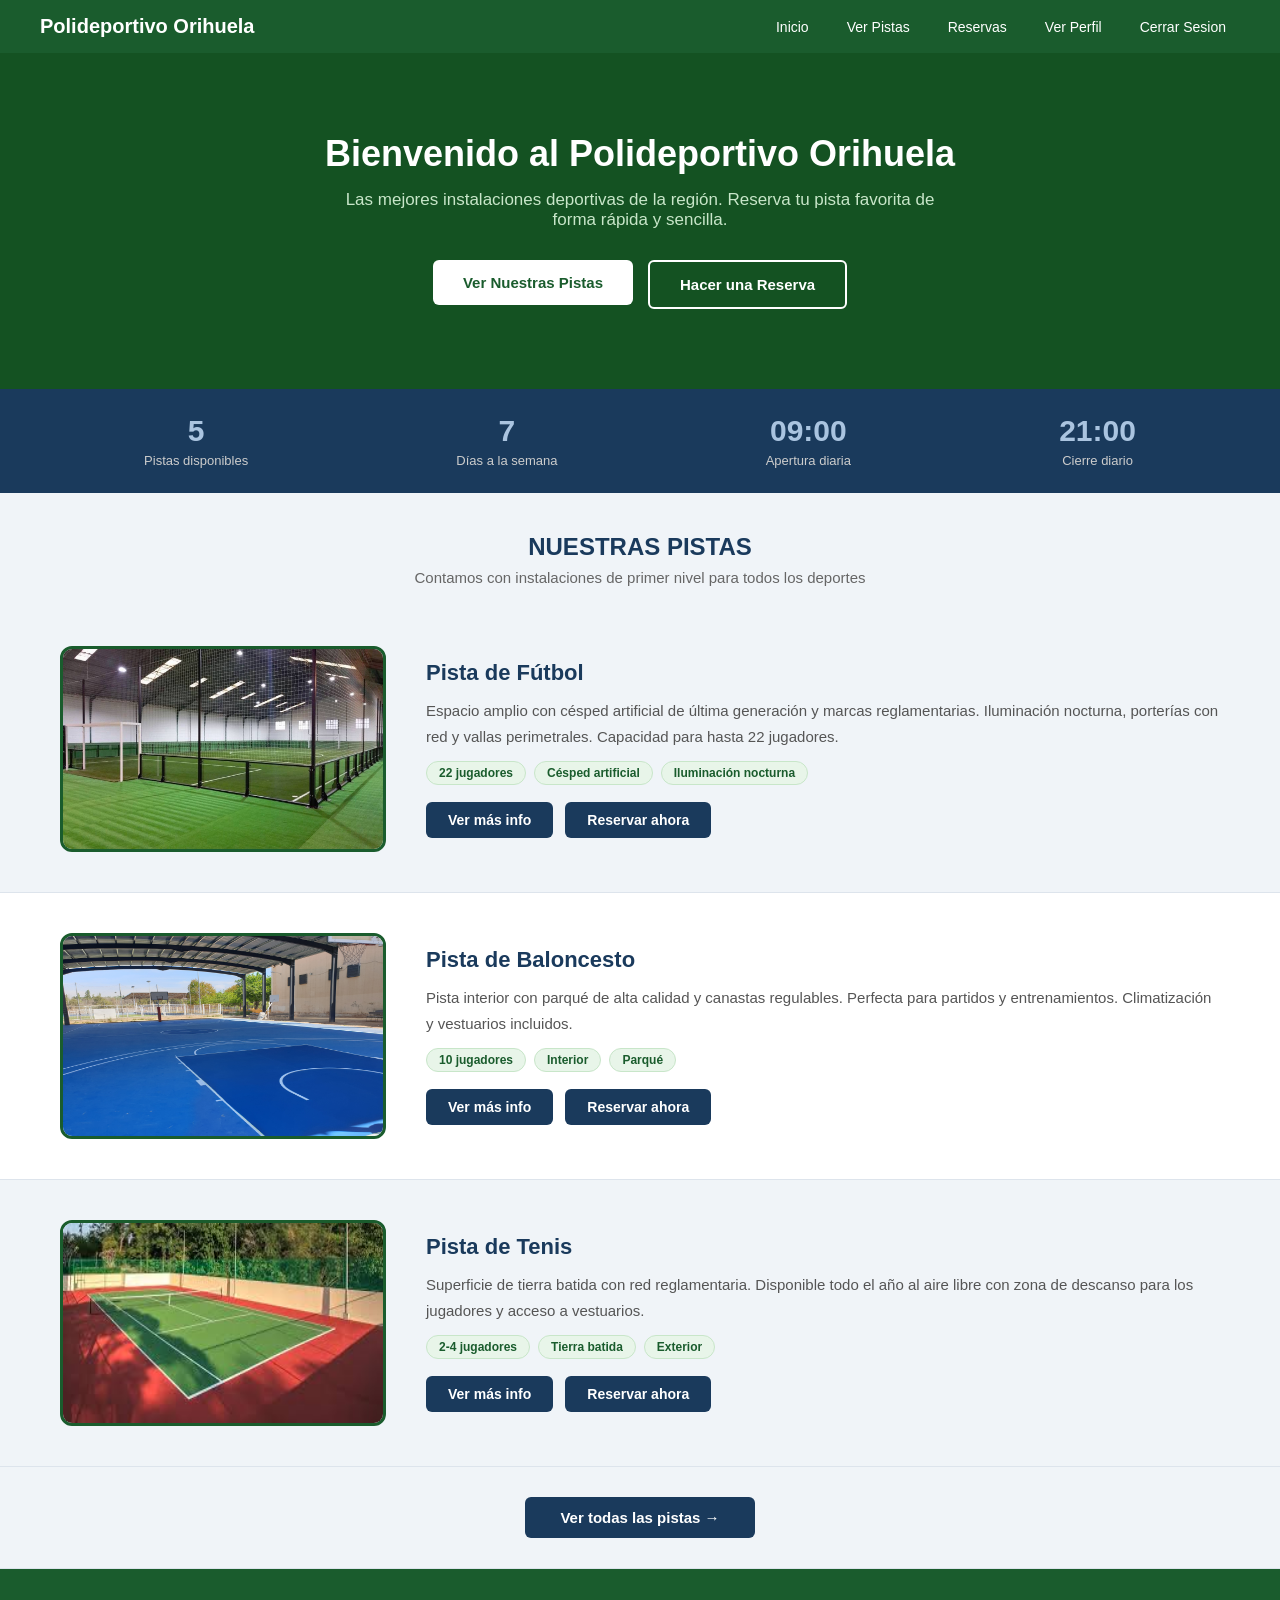
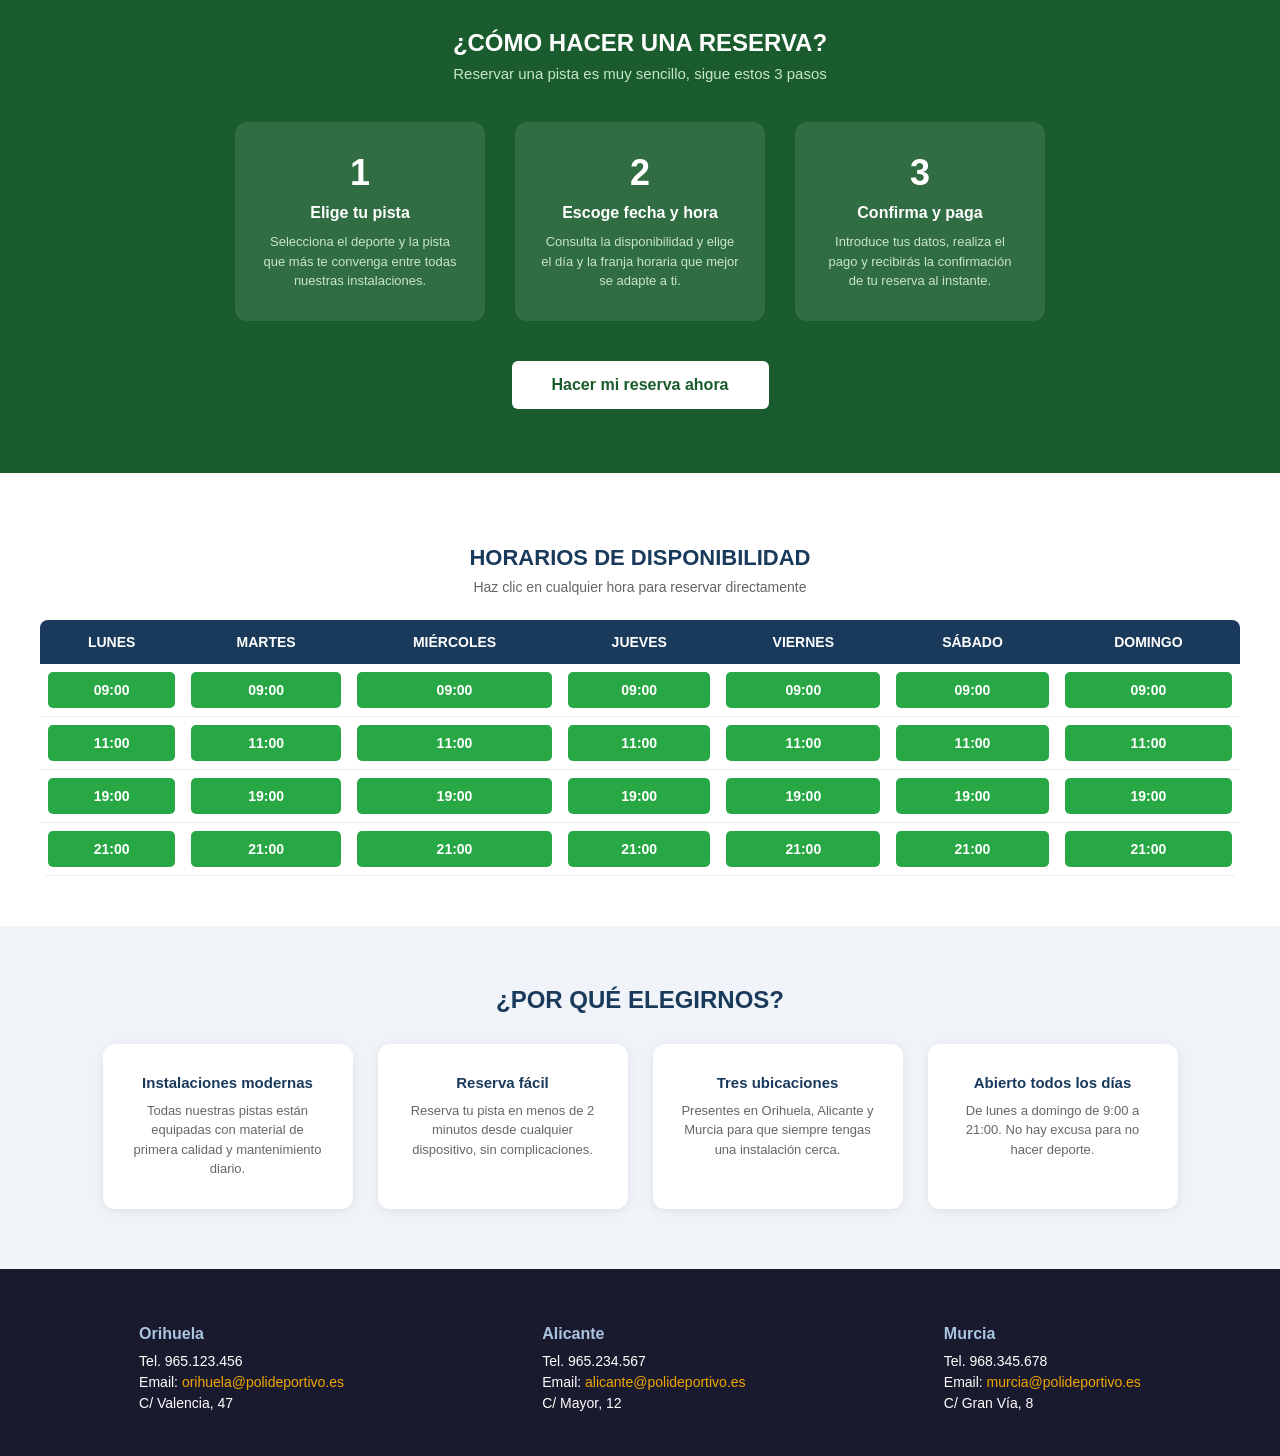
<file: index.html>
<!DOCTYPE html>
<html lang="en">
<head>
    <meta charset="UTF-8">
    <meta name="viewport" content="width=device-width, initial-scale=1.0">
    <title>Pagina principal</title>
    <link rel="stylesheet" href="css/cssIndex.css">
</head>
<body>
    <nav>
        <h1><a href="index.html">Polideportivo Orihuela</a></h1>
        <ul>
            <li><a href="index.html">Inicio</a></li>
            <li><a href="pistas.html">Ver Pistas</a></li>
            <li><a href="reservas.html">Reservas</a></li>
            <li><a href="perfil.html">Ver Perfil</a></li>
            <li><a href="cerrarSesion.php">Cerrar Sesion</a></li>
        </ul>
    </nav>

    <div class="cabecera">
        <div class="cabecera-contenido">
            <h2>Bienvenido al Polideportivo Orihuela</h2>
            <p>Las mejores instalaciones deportivas de la región. Reserva tu pista favorita de forma rápida y sencilla.</p>
            <div class="cabecera-botones">
                <a href="pistas.html"><button class="btn-cabecera-principal">Ver Nuestras Pistas</button></a>
                <a href="reservas.html"><button class="btn-cabecera-secundario">Hacer una Reserva</button></a>
            </div>
        </div>
    </div>

    <section class="datos-rapidos">
        <div class="dato">
            <span class="dato-numero">5</span>
            <span class="dato-texto">Pistas disponibles</span>
        </div>
        <div class="dato">
            <span class="dato-numero">7</span>
            <span class="dato-texto">Días a la semana</span>
        </div>
        <div class="dato">
            <span class="dato-numero">09:00</span>
            <span class="dato-texto">Apertura diaria</span>
        </div>
        <div class="dato">
            <span class="dato-numero">21:00</span>
            <span class="dato-texto">Cierre diario</span>
        </div>
    </section>

     <section class="seccion-titulo">
        <h2>NUESTRAS PISTAS</h2>
        <p>Contamos con instalaciones de primer nivel para todos los deportes</p>
    </section>

    <section class="deportes">
        <img src="imagenes/pistaDeFutbol.jpg" alt="Pista de fútbol">
        <div class="texto">
            <h2>Pista de Fútbol</h2>
            <p>Espacio amplio con césped artificial de última generación y marcas reglamentarias. Iluminación nocturna, porterías con red y vallas perimetrales. Capacidad para hasta 22 jugadores.</p>
            <div class="info-pista">
                <span class="badge">22 jugadores</span>
                <span class="badge">Césped artificial</span>
                <span class="badge">Iluminación nocturna</span>
            </div>
            <div class="botones">
                <a href="pistas.html"><button>Ver más info</button></a>
                <a href="reservas.html"><button class="btn-reservar">Reservar ahora</button></a>
            </div>
        </div>
    </section>

     <section class="deportes deportes-inverso">
        <img src="imagenes/pistaBaloncesto.jpg" alt="Pista de baloncesto">
        <div class="texto">
            <h2>Pista de Baloncesto</h2>
            <p>Pista interior con parqué de alta calidad y canastas regulables. Perfecta para partidos y entrenamientos. Climatización y vestuarios incluidos.</p>
            <div class="info-pista">
                <span class="badge">10 jugadores</span>
                <span class="badge">Interior</span>
                <span class="badge">Parqué</span>
            </div>
            <div class="botones">
                <a href="pistas.html"><button>Ver más info</button></a>
                <a href="reservas.html"><button class="btn-reservar">Reservar ahora</button></a>
            </div>
        </div>
    </section>

    <section class="deportes">
        <img src="imagenes/pistaTennis.jpg" alt="Pista de tenis">
        <div class="texto">
            <h2>Pista de Tenis</h2>
            <p>Superficie de tierra batida con red reglamentaria. Disponible todo el año al aire libre con zona de descanso para los jugadores y acceso a vestuarios.</p>
            <div class="info-pista">
                <span class="badge">2-4 jugadores</span>
                <span class="badge">Tierra batida</span>
                <span class="badge">Exterior</span>
            </div>
            <div class="botones">
                <a href="pistas.html"><button>Ver más info</button></a>
                <a href="reservas.html"><button class="btn-reservar">Reservar ahora</button></a>
            </div>
        </div>
    </section>

    <div class="ver-todas">
        <a href="pistas.html"><button class="btn-ver-todas">Ver todas las pistas →</button></a>
    </div>

     <section class="como-reservar">
        <h2>¿CÓMO HACER UNA RESERVA?</h2>
        <p>Reservar una pista es muy sencillo, sigue estos 3 pasos</p>
        <div class="pasos">
            <div class="paso">
                <span class="paso-numero">1</span>
                <h3>Elige tu pista</h3>
                <p>Selecciona el deporte y la pista que más te convenga entre todas nuestras instalaciones.</p>
            </div>
            <div class="paso">
                <span class="paso-numero">2</span>
                <h3>Escoge fecha y hora</h3>
                <p>Consulta la disponibilidad y elige el día y la franja horaria que mejor se adapte a ti.</p>
            </div>
            <div class="paso">
                <span class="paso-numero">3</span>
                <h3>Confirma y paga</h3>
                <p>Introduce tus datos, realiza el pago y recibirás la confirmación de tu reserva al instante.</p>
            </div>
        </div>
        <a href="reservas.html"><button class="btn-reserva-grande">Hacer mi reserva ahora</button></a>
    </section>

      <section id="calendario">
        <h3>HORARIOS DE DISPONIBILIDAD</h3>
        <p class="calendario-sub">Haz clic en cualquier hora para reservar directamente</p>
        <table>
            <thead>
                <tr>
                    <th>LUNES</th>
                    <th>MARTES</th>
                    <th>MIÉRCOLES</th>
                    <th>JUEVES</th>
                    <th>VIERNES</th>
                    <th>SÁBADO</th>
                    <th>DOMINGO</th>
                </tr>
            </thead>
            <tbody>
                <tr>
                    <td><a href="reservas.html"><button class="hora">09:00</button></a></td>
                    <td><a href="reservas.html"><button class="hora">09:00</button></a></td>
                    <td><a href="reservas.html"><button class="hora">09:00</button></a></td>
                    <td><a href="reservas.html"><button class="hora">09:00</button></a></td>
                    <td><a href="reservas.html"><button class="hora">09:00</button></a></td>
                    <td><a href="reservas.html"><button class="hora">09:00</button></a></td>
                    <td><a href="reservas.html"><button class="hora">09:00</button></a></td>
                </tr>
                <tr>
                    <td><a href="reservas.html"><button class="hora">11:00</button></a></td>
                    <td><a href="reservas.html"><button class="hora">11:00</button></a></td>
                    <td><a href="reservas.html"><button class="hora">11:00</button></a></td>
                    <td><a href="reservas.html"><button class="hora">11:00</button></a></td>
                    <td><a href="reservas.html"><button class="hora">11:00</button></a></td>
                    <td><a href="reservas.html"><button class="hora">11:00</button></a></td>
                    <td><a href="reservas.html"><button class="hora">11:00</button></a></td>
                </tr>
                <tr>
                    <td><a href="reservas.html"><button class="hora">19:00</button></a></td>
                    <td><a href="reservas.html"><button class="hora">19:00</button></a></td>
                    <td><a href="reservas.html"><button class="hora">19:00</button></a></td>
                    <td><a href="reservas.html"><button class="hora">19:00</button></a></td>
                    <td><a href="reservas.html"><button class="hora">19:00</button></a></td>
                    <td><a href="reservas.html"><button class="hora">19:00</button></a></td>
                    <td><a href="reservas.html"><button class="hora">19:00</button></a></td>
                </tr>
                <tr>
                    <td><a href="reservas.html"><button class="hora">21:00</button></a></td>
                    <td><a href="reservas.html"><button class="hora">21:00</button></a></td>
                    <td><a href="reservas.html"><button class="hora">21:00</button></a></td>
                    <td><a href="reservas.html"><button class="hora">21:00</button></a></td>
                    <td><a href="reservas.html"><button class="hora">21:00</button></a></td>
                    <td><a href="reservas.html"><button class="hora">21:00</button></a></td>
                    <td><a href="reservas.html"><button class="hora">21:00</button></a></td>
                </tr>
            </tbody>
        </table>
    </section>

     <section class="por-que">
        <h2>¿POR QUÉ ELEGIRNOS?</h2>
        <div class="razones">
            <div class="razon">
                <h3>Instalaciones modernas</h3>
                <p>Todas nuestras pistas están equipadas con material de primera calidad y mantenimiento diario.</p>
            </div>
            <div class="razon">
                <h3>Reserva fácil</h3>
                <p>Reserva tu pista en menos de 2 minutos desde cualquier dispositivo, sin complicaciones.</p>
            </div>
            <div class="razon">
                <h3>Tres ubicaciones</h3>
                <p>Presentes en Orihuela, Alicante y Murcia para que siempre tengas una instalación cerca.</p>
            </div>
            <div class="razon">
                <h3>Abierto todos los días</h3>
                <p>De lunes a domingo de 9:00 a 21:00. No hay excusa para no hacer deporte.</p>
            </div>
        </div>
    </section>







    
    <footer>
        <div class="footer">
            <h3>Orihuela</h3>
            <p>Tel. 965.123.456</p>
            <p>Email: <a href="#">orihuela@polideportivo.es</a></p>
            <p>C/ Valencia, 47</p>
        </div>
        <div class="footer">
            <h3>Alicante</h3>
            <p>Tel. 965.234.567</p>
            <p>Email: <a href="#">alicante@polideportivo.es</a></p>
            <p>C/ Mayor, 12</p>
        </div>
        <div class="footer">
            <h3>Murcia</h3>
            <p>Tel. 968.345.678</p>
            <p>Email: <a href="#">murcia@polideportivo.es</a></p>
            <p>C/ Gran Vía, 8</p>
        </div>
    </footer>

</body>
</html>
</file>
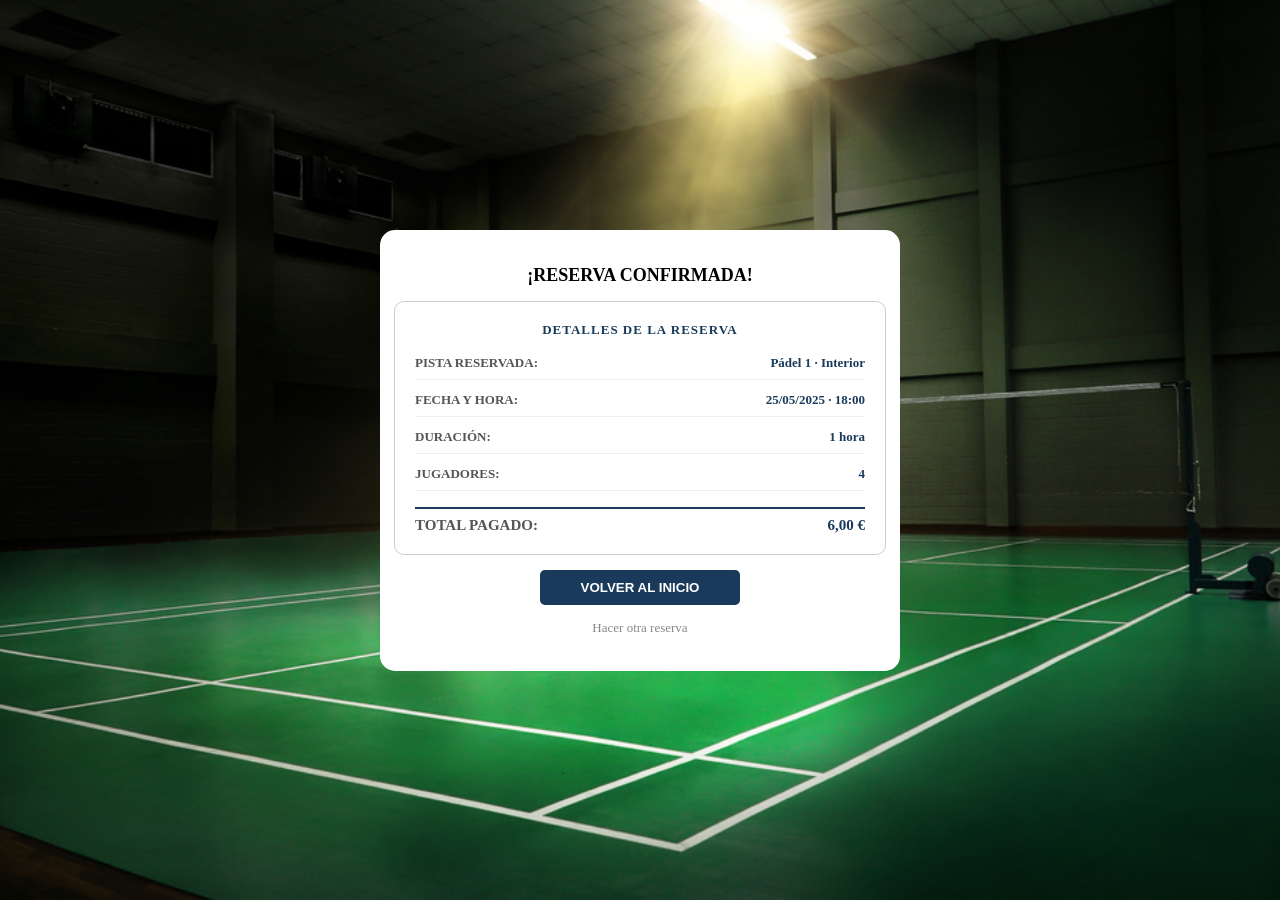
<file: detalles.html>
<!DOCTYPE html>
<html lang="en">
<head>
    <meta charset="UTF-8">
    <meta name="viewport" content="width=device-width, initial-scale=1.0">
    <title>Document</title>
    <link rel="stylesheet" href="css/cssConfirmacion.css">
</head>
<body>
      <div id="contenedor">
        <h2>¡RESERVA CONFIRMADA!</h2>

        <div id="detalles">
            <h3>DETALLES DE LA RESERVA</h3>

            <div class="detalle">
                <span class="detalle-label">PISTA RESERVADA:</span>
                <span class="detalle-valor">Pádel 1 · Interior</span>
            </div>

            <div class="detalle">
                <span class="detalle-label">FECHA Y HORA:</span>
                <span class="detalle-valor">25/05/2025 · 18:00</span>
            </div>

            <div class="detalle">
                <span class="detalle-label">DURACIÓN:</span>
                <span class="detalle-valor">1 hora</span>
            </div>

            <div class="detalle">
                <span class="detalle-label">JUGADORES:</span>
                <span class="detalle-valor">4</span>
            </div>

            <div class="detalle total">
                <span class="detalle-label">TOTAL PAGADO:</span>
                <span class="detalle-valor">6,00 €</span>
            </div>
        </div>

        <a href="index.php"><button class="boton">VOLVER AL INICIO</button></a>
        <a href="reservas.html" class="enlace-inicio">Hacer otra reserva</a>
    </div>
    
</body>
</html>
</file>
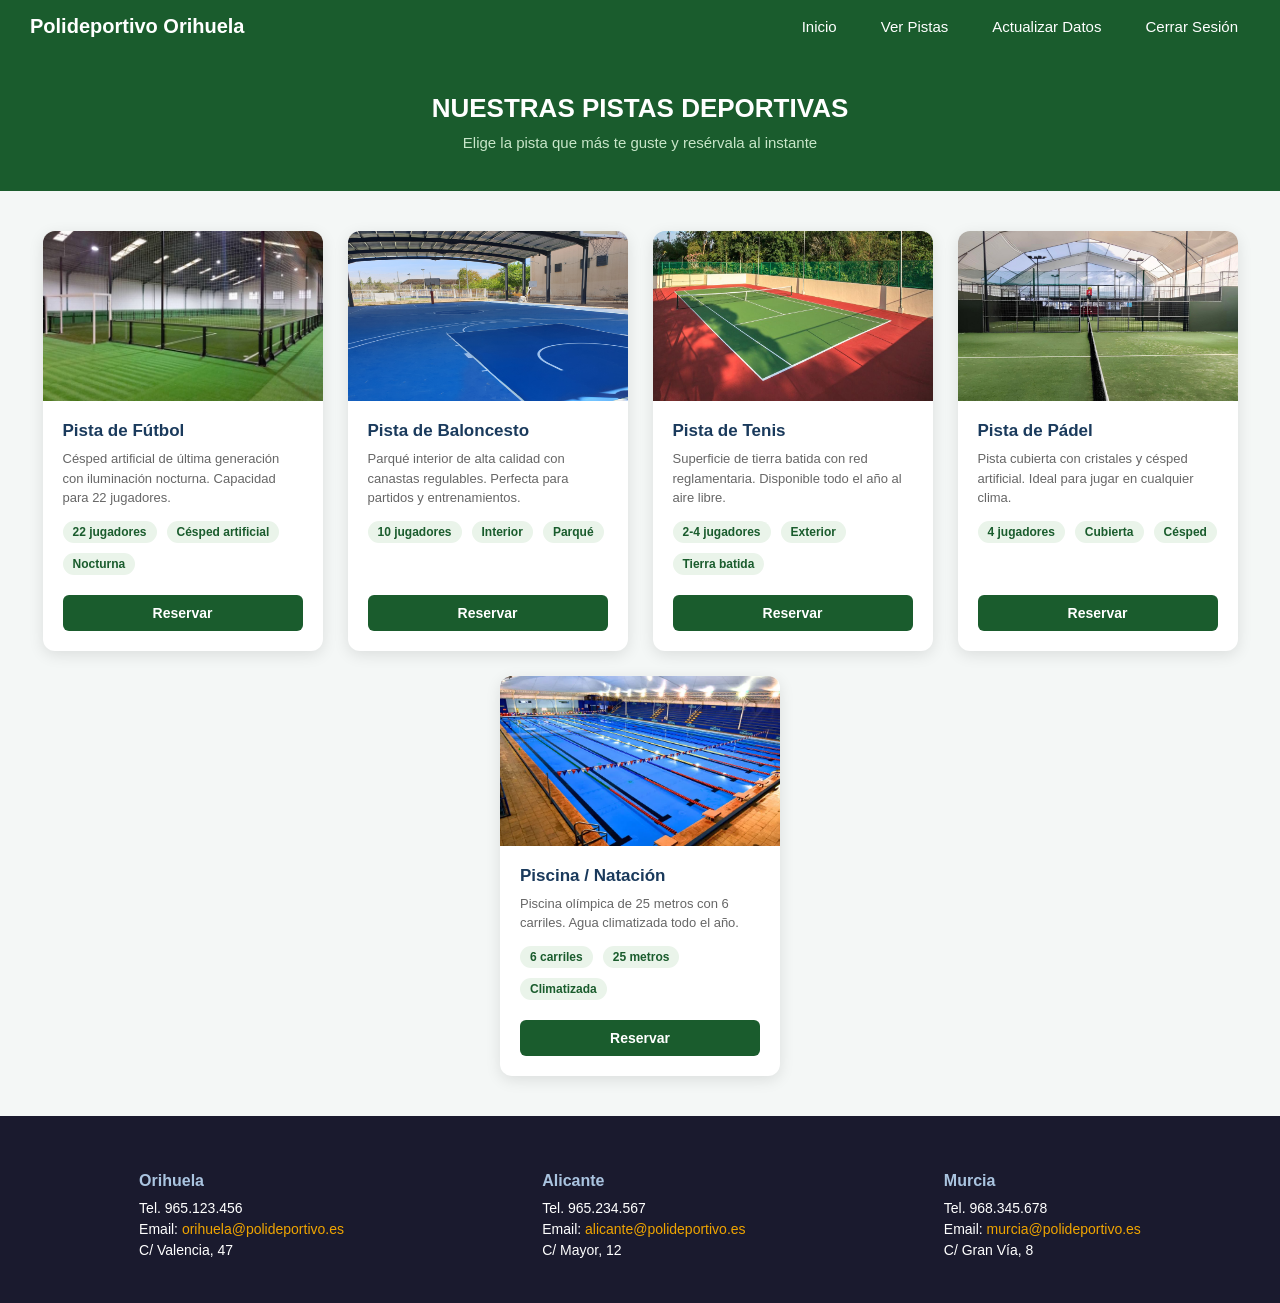
<file: pistas.html>
<!DOCTYPE html>
<html lang="en">
<head>
    <meta charset="UTF-8">
    <meta name="viewport" content="width=device-width, initial-scale=1.0">
    <title>Document</title>
    <link rel="stylesheet" href="css/cssPistas.css">

</head>
<body>
     <nav>
        <h1><a href="index.html">Polideportivo Orihuela</a></h1>
        <ul>
            <li><a href="index.php">Inicio</a></li>
            <li><a href="pistas.html">Ver Pistas</a></li>
            <li><a href="perfil.php">Actualizar Datos</a></li>
            <li><a href="cerrarSesion.php">Cerrar Sesión</a></li>
        </ul>
    </nav>

    <div class="pistas-banner">
        <h2>NUESTRAS PISTAS DEPORTIVAS</h2>
        <p>Elige la pista que más te guste y resérvala al instante</p>
    </div>

    <div class="pistas-grid">

        <div class="pista-card">
            <img src="imagenes/pistaDeFutbol.jpg" alt="Pista de Fútbol">
            <div class="pista-info">
                <h3>Pista de Fútbol</h3>
                <p>Césped artificial de última generación con iluminación nocturna. Capacidad para 22 jugadores.</p>
                <div class="pista-detalles">
                    <span class="detalle-badge">22 jugadores</span>
                    <span class="detalle-badge">Césped artificial</span>
                    <span class="detalle-badge">Nocturna</span>
                </div>
            </div>
            <a href="reservas.html" class="boton">Reservar</a>
        </div>

        <div class="pista-card">
            <img src="imagenes/pistaBaloncesto.jpg" alt="Pista de Baloncesto">
            <div class="pista-info">
                <h3>Pista de Baloncesto</h3>
                <p>Parqué interior de alta calidad con canastas regulables. Perfecta para partidos y entrenamientos.</p>
                <div class="pista-detalles">
                    <span class="detalle-badge">10 jugadores</span>
                    <span class="detalle-badge">Interior</span>
                    <span class="detalle-badge">Parqué</span>
                </div>
            </div>
            <a href="reservas.html" class="boton">Reservar</a>
        </div>

        <div class="pista-card">
            <img src="imagenes/tennis.jpg" alt="Pista de Tenis">
            <div class="pista-info">
                <h3>Pista de Tenis</h3>
                <p>Superficie de tierra batida con red reglamentaria. Disponible todo el año al aire libre.</p>
                <div class="pista-detalles">
                    <span class="detalle-badge">2-4 jugadores</span>
                    <span class="detalle-badge">Exterior</span>
                    <span class="detalle-badge">Tierra batida</span>
                </div>
            </div>
            <a href="reservas.html" class="boton">Reservar</a>
        </div>

        <div class="pista-card">
            <img src="imagenes/padel.jpeg" alt="Pista de Pádel">
            <div class="pista-info">
                <h3>Pista de Pádel</h3>
                <p>Pista cubierta con cristales y césped artificial. Ideal para jugar en cualquier clima.</p>
                <div class="pista-detalles">
                    <span class="detalle-badge">4 jugadores</span>
                    <span class="detalle-badge">Cubierta</span>
                    <span class="detalle-badge">Césped</span>
                </div>
            </div>
            <a href="reservas.html" class="boton">Reservar</a>
        </div>

        <div class="pista-card">
            <img src="imagenes/natacion.webp" alt="Piscina">
            <div class="pista-info">
                <h3>Piscina / Natación</h3>
                <p>Piscina olímpica de 25 metros con 6 carriles. Agua climatizada todo el año.</p>
                <div class="pista-detalles">
                    <span class="detalle-badge">6 carriles</span>
                    <span class="detalle-badge">25 metros</span>
                    <span class="detalle-badge">Climatizada</span>
                </div>
            </div>
            <a href="reservas.html" class="boton">Reservar</a>
        </div>

    </div>

     <footer>
        <div class="footer">
            <h3>Orihuela</h3>
            <p>Tel. 965.123.456</p>
            <p>Email: <a href="#">orihuela@polideportivo.es</a></p>
            <p>C/ Valencia, 47</p>
        </div>
        <div class="footer">
            <h3>Alicante</h3>
            <p>Tel. 965.234.567</p>
            <p>Email: <a href="#">alicante@polideportivo.es</a></p>
            <p>C/ Mayor, 12</p>
        </div>
        <div class="footer">
            <h3>Murcia</h3>
            <p>Tel. 968.345.678</p>
            <p>Email: <a href="#">murcia@polideportivo.es</a></p>
            <p>C/ Gran Vía, 8</p>
        </div>
    </footer>
   


</body>
</html>
</file>
<file: css/cssIndex.css>
body {
    margin: 0;
    padding: 0;
    font-family: Arial, sans-serif;
    background-color: #f4f7f6;
}

nav {
    display: flex;
    justify-content: space-between;
    align-items: center;
    padding: 15px 40px;
    background-color: #1a5c2d;
    color: white;
}

nav h1 {
    font-size: 20px;
    margin: 0;
}

nav h1 a {
    color: white;
    text-decoration: none;
    font-weight: bold;
}

nav ul {
    list-style: none;
    display: flex;
    gap: 10px;
    margin: 0;
    padding: 0;
}

nav ul li a {
    color: white;
    text-decoration: none;
    font-size: 14px;
    padding: 7px 14px;
    border-radius: 5px;
}

nav ul li a:hover {
    background-color: #145222;
}

.cabecera {
    background-color: #145222;
    padding: 80px 40px;
    text-align: center;
    color: white;
}

.cabecera-contenido h2 {
    font-size: 36px;
    margin: 0 0 15px 0;
    color: white;
    background: none;
    padding: 0;
    text-align: center;
}

.cabecera-contenido p {
    font-size: 17px;
    color: #c8e6c9;
    margin: 0 0 30px 0;
    max-width: 600px;
    margin-left: auto;
    margin-right: auto;
}

.cabecera-botones {
    display: flex;
    justify-content: center;
    gap: 15px;
}

.btn-cabecera-principal {
    padding: 14px 30px;
    background-color: white;
    color: #1a5c2d;
    border: none;
    border-radius: 6px;
    cursor: pointer;
    font-weight: bold;
    font-size: 15px;
}

.btn-cabecera-principal:hover {
    background-color: #e8f5e9;
}

.btn-cabecera-secundario {
    padding: 14px 30px;
    background-color: transparent;
    color: white;
    border: 2px solid white;
    border-radius: 6px;
    cursor: pointer;
    font-weight: bold;
    font-size: 15px;
}

.btn-cabecera-secundario:hover {
    background-color: rgba(255,255,255,0.1);
}

.datos-rapidos {
    display: flex;
    justify-content: space-around;
    background-color: #1a3a5c;
    padding: 25px 40px;
    color: white;
}

.dato {
    display: flex;
    flex-direction: column;
    align-items: center;
    gap: 5px;
}

.dato-numero {
    font-size: 30px;
    font-weight: bold;
    color: #aac4e0;
}

.dato-texto {
    font-size: 13px;
    color: #ccc;
}

.seccion-titulo {
    text-align: center;
    padding: 40px 30px 20px 30px;
    background-color: #f0f4f8;
}

.seccion-titulo h2 {
    color: #1a3a5c;
    font-size: 24px;
    margin: 0 0 8px 0;
    text-align: center;
    padding: 0;
    background: none;
}

.seccion-titulo p {
    color: #666;
    font-size: 15px;
    margin: 0;
}

.deportes {
    display: flex;
    align-items: center;
    gap: 40px;
    padding: 40px 60px;
    background-color: #f0f4f8;
    border-bottom: 1px solid #dde4ec;
}

.deportes-inverso {
    background-color: #ffffff;
}

.deportes img {
    width: 320px;
    height: 200px;
    border-radius: 12px;
    border: 3px solid #1a5c2d;
    background-color: #c8e6c9;
}

.texto {
    display: flex;
    flex-direction: column;
    gap: 12px;
    flex: 1;
}

.texto h2 {
    text-align: left;
    padding: 0;
    background-color: transparent;
    color: #1a3a5c;
    font-size: 22px;
    margin: 0;
}

.texto p {
    color: #555;
    line-height: 1.7;
    margin: 0;
    font-size: 15px;
}

.info-pista {
    display: flex;
    gap: 8px;
    flex-wrap: wrap;
}

.badge {
    background-color: #e8f5e9;
    color: #1a5c2d;
    padding: 4px 12px;
    border-radius: 12px;
    font-size: 12px;
    font-weight: bold;
    border: 1px solid #c8e6c9;
}

.botones {
    display: flex;
    gap: 12px;
    margin-top: 5px;
}

.botones button {
    padding: 10px 22px;
    background-color: #1a3a5c;
    color: white;
    border: none;
    border-radius: 6px;
    cursor: pointer;
    font-weight: bold;
    font-size: 14px;
}

.botones button:hover {
    background-color: #122a45;
}

.btn-reservar {
    background-color: #1a5c2d;
}

.btn-reservar:hover {
    background-color: #145222;
}

.ver-todas {
    text-align: center;
    padding: 30px;
    background-color: #f0f4f8;
    border-bottom: 1px solid #dde4ec;
}

.btn-ver-todas {
    padding: 12px 35px;
    background-color: #1a3a5c;
    color: white;
    border: none;
    border-radius: 6px;
    cursor: pointer;
    font-weight: bold;
    font-size: 15px;
}

.btn-ver-todas:hover {
    background-color: #122a45;
}

.como-reservar {
    background-color: #1a5c2d;
    color: white;
    padding: 60px 40px;
    text-align: center;
}

.como-reservar h2 {
    font-size: 24px;
    margin: 0 0 8px 0;
    color: white;
    text-align: center;
    padding: 0;
    background: none;
}

.como-reservar > p {
    color: #c8e6c9;
    margin: 0 0 40px 0;
    font-size: 15px;
}

.pasos {
    display: flex;
    justify-content: center;
    gap: 30px;
    margin-bottom: 40px;
}

.paso {
    background-color: rgba(255,255,255,0.1);
    border-radius: 12px;
    padding: 30px 25px;
    width: 200px;
}

.paso-numero {
    font-size: 36px;
    font-weight: bold;
    color: white;
    display: block;
    margin-bottom: 10px;
}

.paso h3 {
    margin: 0 0 10px 0;
    font-size: 16px;
    color: white;
}

.paso p {
    margin: 0;
    font-size: 13px;
    color: #c8e6c9;
    line-height: 1.5;
}

.btn-reserva-grande {
    padding: 15px 40px;
    background-color: white;
    color: #1a5c2d;
    border: none;
    border-radius: 6px;
    cursor: pointer;
    font-weight: bold;
    font-size: 16px;
}

.btn-reserva-grande:hover {
    background-color: #e8f5e9;
}

#calendario {
    background-color: #ffffff;
    padding: 50px 40px;
    border-top: 4px solid #1a5c2d;
    text-align: center;
}

#calendario h3 {
    margin-bottom: 8px;
    font-size: 22px;
    color: #1a3a5c;
}

.calendario-sub {
    color: #666;
    font-size: 14px;
    margin: 0 0 25px 0;
}

#calendario table {
    width: 100%;
    border-collapse: collapse;
    border-radius: 8px;
    overflow: hidden;
}

#calendario th {
    padding: 14px;
    background-color: #1a3a5c;
    color: white;
    text-align: center;
    font-size: 14px;
}

#calendario td {
    padding: 8px;
    text-align: center;
    border-bottom: 1px solid #e8edf2;
}

.hora {
    width: 100%;
    padding: 10px;
    background-color: #28a745;
    color: white;
    border: none;
    border-radius: 5px;
    cursor: pointer;
    font-weight: bold;
    font-size: 14px;
}

.hora:hover {
    background-color: #1e7e34;
}

.por-que {
    background-color: #f0f4f8;
    padding: 60px 40px;
    text-align: center;
}

.por-que h2 {
    color: #1a3a5c;
    font-size: 24px;
    margin: 0 0 30px 0;
    text-align: center;
    padding: 0;
    background: none;
}

.razones {
    display: flex;
    justify-content: center;
    gap: 25px;
    flex-wrap: wrap;
}

.razon {
    background-color: white;
    border-radius: 12px;
    padding: 30px 25px;
    width: 200px;
    box-shadow: 0 2px 10px rgba(0,0,0,0.08);
}

.razon h3 {
    margin: 0 0 10px 0;
    font-size: 15px;
    color: #1a3a5c;
}

.razon p {
    margin: 0;
    font-size: 13px;
    color: #666;
    line-height: 1.5;
}


footer {
    display: flex;
    justify-content: space-around;
    padding: 40px;
    background-color: #1a1a2e;
    color: white;
}

.footer h3 {
    margin-bottom: 10px;
    color: #aac4e0;
    font-size: 16px;
}

.footer p {
    font-size: 14px;
    margin: 5px 0;
}

.footer a {
    color: #f0a500;
    text-decoration: none;
}

.footer a:hover {
    color: #ffc233;
}

.panel-reservas {
    background-color: #ffffff;
    padding: 50px 40px;
    text-align: center;
    border-top: 1px solid #dde4ec;
}

.panel-reservas h3 {
    margin: 0 0 8px 0;
    font-size: 22px;
    color: #1a3a5c;
}

.panel-sub {
    color: #666;
    font-size: 14px;
    margin: 0 0 30px 0;
}

.tabla-contenedor {
    max-width: 900px;
    margin: 0 auto;
    box-shadow: 0 4px 15px rgba(0,0,0,0.05);
    border-radius: 10px;
}

.tabla-reservas {
    width: 100%;
    border-collapse: collapse;
    background-color: white;
    text-align: left;
}

.tabla-reservas th {
    background-color: #1a3a5c;
    color: white;
    padding: 15px 20px;
    font-size: 14px;
}

.tabla-reservas td {
    padding: 15px 20px;
    border-bottom: 1px solid #e8edf2;
    font-size: 15px;
    color: #333;
}

.tabla-reservas tr:last-child td {
    border-bottom: none;
}

.usuario-nombre {
    font-weight: bold;
    color: #2c3e50;
}

@media (max-width: 768px) {
    
    nav {
        flex-wrap: wrap;
        flex-direction: column;
        gap: 15px;
        padding: 15px 20px;
        text-align: center;
    }

    nav ul {
        flex-wrap: wrap;
        justify-content: center;
    }

    .cabecera {
        padding: 50px 20px;
    }

    .cabecera-contenido h2 {
        font-size: 28px;
    }

    .cabecera-botones {
        flex-wrap: wrap;
        flex-direction: column;
        width: 100%;
        max-width: 300px;
        margin: 0 auto;
    }

    .datos-rapidos {
        flex-wrap: wrap;
        gap: 20px;
        justify-content: center;
    }

    .dato {
        flex-basis: 40%;
    }

    .deportes {
        flex-wrap: wrap;
        flex-direction: column;
        padding: 30px 20px;
        gap: 20px;
    }

    .deportes img {
        width: 100%;
        max-width: 340px;
        height: auto;
    }

    .texto {
        text-align: center;
    }

    .texto h2 {
        text-align: center;
    }

    .info-pista {
        justify-content: center;
    }

    .botones {
        flex-wrap: wrap;
        flex-direction: column;
    }

    .pasos {
        flex-wrap: wrap;
        flex-direction: column;
        align-items: center;
        gap: 20px;
    }

    .paso {
        width: 85%;
        max-width: 280px;
    }

    #calendario {
        padding: 30px 10px;
    }

    #calendario table, #calendario thead, #calendario tbody, #calendario th, #calendario td, #calendario tr {
        display: block;
    }

    #calendario th {
        margin-bottom: 10px;
    }

    #calendario td {
        padding: 5px 0;
    }

    footer {
        flex-wrap: wrap;
        flex-direction: column;
        gap: 30px;
        text-align: center;
        padding: 40px 20px;
    }

    .panel-reservas {
        padding: 30px 15px;
    }
    .tabla-contenedor {
        overflow-x: auto;
    }
    .tabla-reservas th, .tabla-reservas td {
        padding: 12px 10px;
        font-size: 13px;
    }
}
</file>
<file: css/cssConfirmacion.css>
body {
    background-image: url('../imagenes/pistaBadminton.jpg');
    background-size: cover;
    background-position: center;
    background-repeat: no-repeat;
    background-color: #1a3a5c;
    display: flex;
    justify-content: center;
    align-items: center;
    height: 100vh;
    margin: 0;
}

#contenedor {
    background-color: white;
    width: 450px;
    padding: 35px;
    border-radius: 15px;
    display: flex;
    flex-direction: column;
    align-items: center;
    gap: 15px;
}

#icono {
    width: 60px;
    height: 60px;
    background-color: #1a3a5c;
    color: white;
    border-radius: 50%;
    display: flex;
    justify-content: center;
    align-items: center;
    font-size: 28px;
    font-weight: bold;
}

#contenedor h2 {
    text-align: center;
    margin: 0;
    font-size: 18px;
}

#detalles {
    border: 1px solid #ccc;
    padding: 20px;
    border-radius: 10px;
    width: 100%;
    display: flex;
    flex-direction: column;
    gap: 12px;
}

#detalles h3 {
    font-size: 13px;
    text-align: center;
    color: #1a3a5c;
    margin: 0 0 5px 0;
    letter-spacing: 1px;
}

.detalle {
    display: flex;
    justify-content: space-between;
    font-size: 13px;
    border-bottom: 1px solid #eee;
    padding-bottom: 8px;
}

.detalle:last-child {
    border-bottom: none;
    padding-bottom: 0;
}

.detalle-label {
    font-weight: bold;
    color: #555;
}

.detalle-valor {
    color: #1a3a5c;
    font-weight: bold;
}

.detalle.total {
    border-top: 2px solid #1a3a5c;
    padding-top: 8px;
    margin-top: 4px;
    font-size: 15px;
}

.boton {
    padding: 10px;
    background-color: #1a3a5c;
    color: white;
    border: none;
    border-radius: 5px;
    cursor: pointer;
    font-weight: bold;
    width: 200px;
}

.boton:hover {
    background-color: #0f2640;
}

.enlace-inicio {
    font-size: 13px;
    color: #888;
    text-decoration: none;
    display: block;
    text-align: center;
}

.enlace-inicio:hover {
    color: #1a3a5c;
}
</file>
<file: css/cssPistas.css>
body {
    margin: 0;
    padding: 0;
    font-family: 'Segoe UI', Arial, sans-serif;
    background-color: #f4f7f6;
}

nav {
    display: flex;
    justify-content: space-between;
    align-items: center;
    padding: 15px 30px;
    background-color: #1a5c2d;
    color: white;
}

nav h1 {
    font-size: 20px;
    margin: 0;
}

nav h1 a {
    color: white;
    text-decoration: none;
}

nav ul {
    list-style: none;
    display: flex;
    gap: 20px;
    margin: 0;
    padding: 0;
}

nav ul li a {
    color: white;
    text-decoration: none;
    font-size: 15px;
    padding: 6px 12px;
    border-radius: 5px;
}

nav ul li a:hover {
    background-color: #145222;
    color: #aac4e0;
}

.pistas-banner {
    background-color: #1a5c2d;
    color: white;
    text-align: center;
    padding: 40px 30px;
}

.pistas-banner h2 {
    margin: 0 0 10px 0;
    font-size: 26px;
}

.pistas-banner p {
    margin: 0;
    color: #c8e6c9;
    font-size: 15px;
}

.pistas-grid {
    display: flex;
    flex-wrap: wrap;
    gap: 25px;
    padding: 40px;
    justify-content: center;
}

.pista-card {
    background-color: white;
    border-radius: 12px;
    width: 280px;
    box-shadow: 0 4px 15px rgba(0,0,0,0.1);
    overflow: hidden;
    display: flex;
    flex-direction: column;
}

.pista-card img {
    width: 100%;
    height: 170px;
    background-color: #cce0cc;
    display: block;
}

.pista-info {
    padding: 20px;
    display: flex;
    flex-direction: column;
    gap: 8px;
    flex: 1;
}

.pista-info h3 {
    margin: 0;
    color: #1a3a5c;
    font-size: 17px;
}

.pista-info p {
    margin: 0;
    font-size: 13px;
    color: #666;
    line-height: 1.5;
}

.pista-detalles {
    display: flex;
    gap: 10px;
    flex-wrap: wrap;
    margin-top: 5px;
}

.detalle-badge {
    background-color: #eaf4ea;
    color: #1a5c2d;
    padding: 4px 10px;
    border-radius: 12px;
    font-size: 12px;
    font-weight: bold;
}

.pista-card .boton {
    margin: 0 20px 20px 20px;
    padding: 10px;
    background-color: #1a5c2d;
    color: white;
    border: none;
    border-radius: 6px;
    cursor: pointer;
    font-weight: bold;
    font-size: 14px;
    text-align: center;
    text-decoration: none;
    display: block;
}

.pista-card .boton:hover {
    background-color: #145222;
}

footer {
    display: flex;
    justify-content: space-around;
    padding: 40px;
    background-color: #1a1a2e;
    color: white;
}

.footer h3 {
    margin-bottom: 10px;
    color: #aac4e0;
    font-size: 16px;
}

.footer p {
    font-size: 14px;
    margin: 5px 0;
}

.footer a {
    color: #f0a500;
    text-decoration: none;
}

@media (max-width: 768px) {
    nav {
        flex-wrap: wrap;
        flex-direction: column;
        gap: 15px;
        padding: 15px;
        text-align: center;
    }

    nav ul {
        flex-wrap: wrap;
        justify-content: center;
        gap: 10px;
    }

    .pistas-banner {
        padding: 30px 15px;
    }

    .pistas-banner h2 {
        font-size: 22px;
    }

    .pistas-grid {
        padding: 20px 10px;
        gap: 15px;
    }

    .pista-card {
        width: 100%;
        max-width: 340px;
    }

    footer {
        flex-wrap: wrap;
        flex-direction: column;
        gap: 25px;
        text-align: center;
        padding: 30px 20px;
    }
}
</file>
